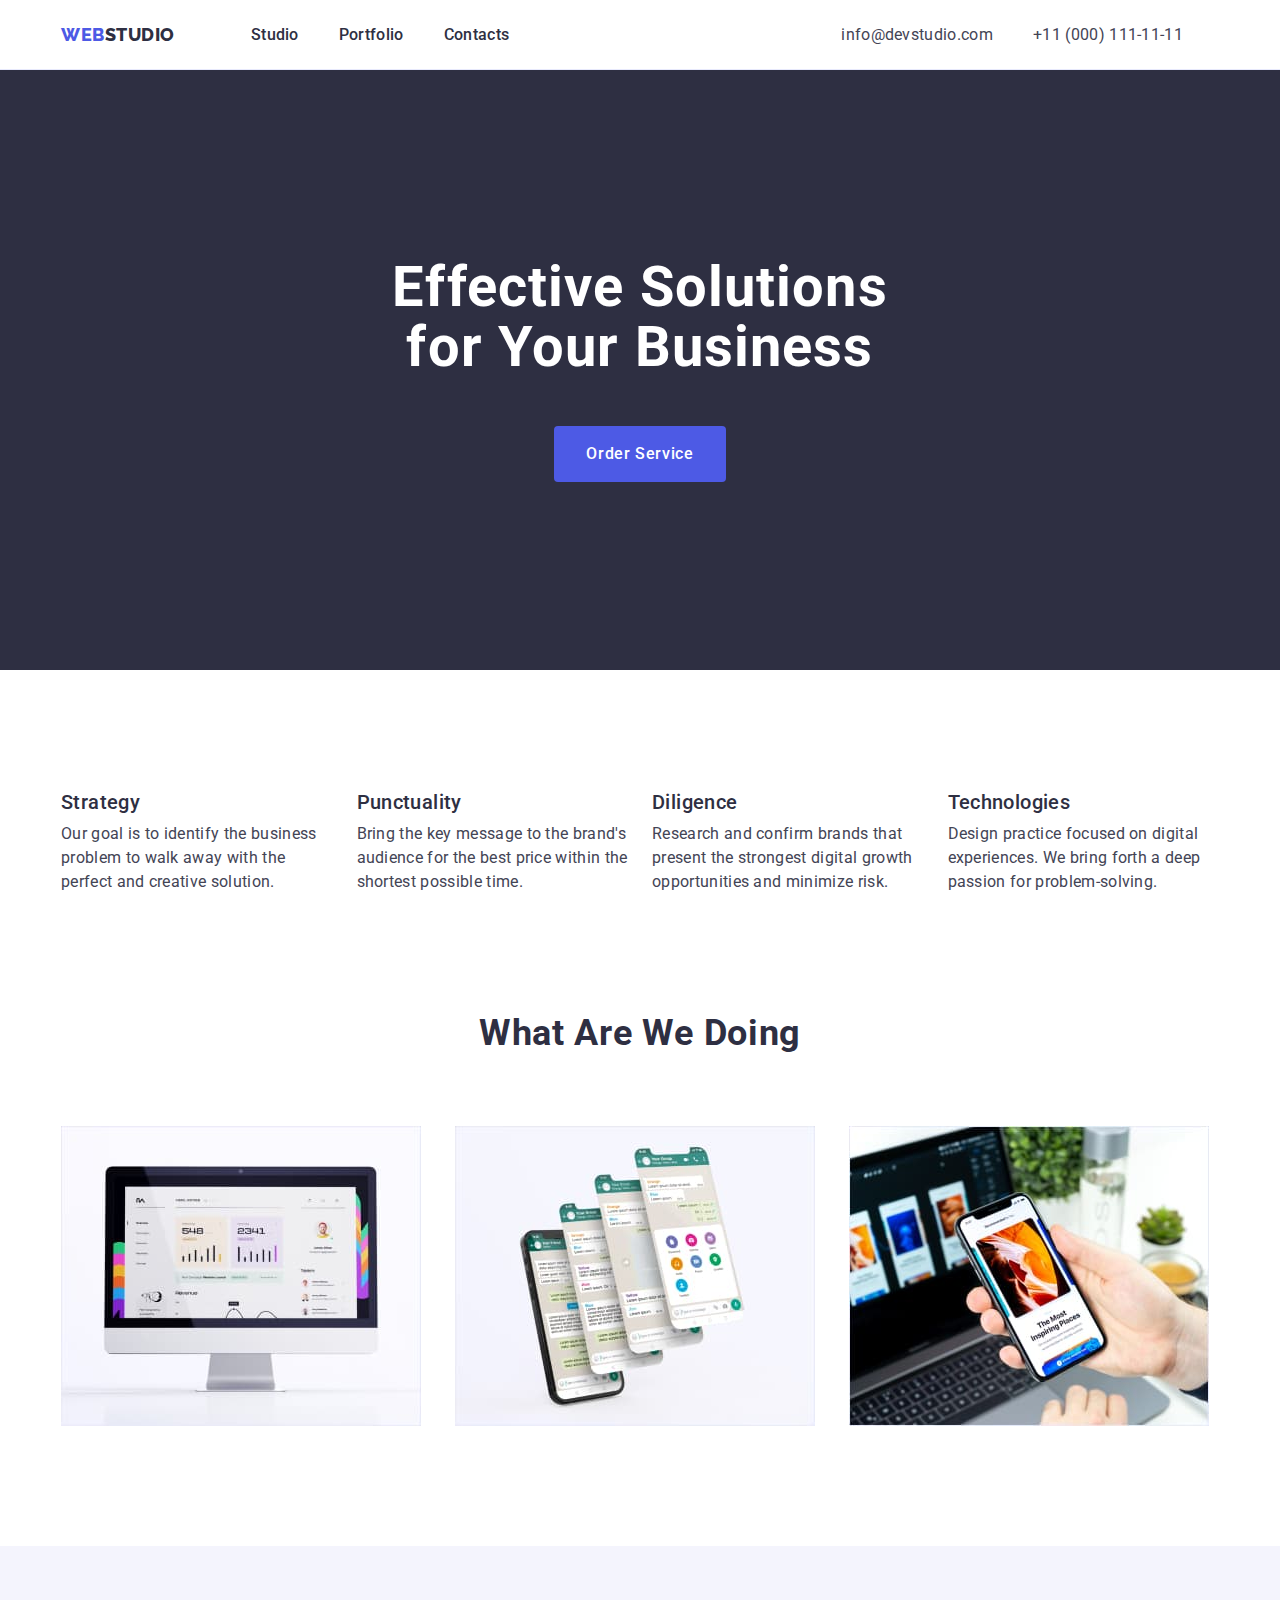
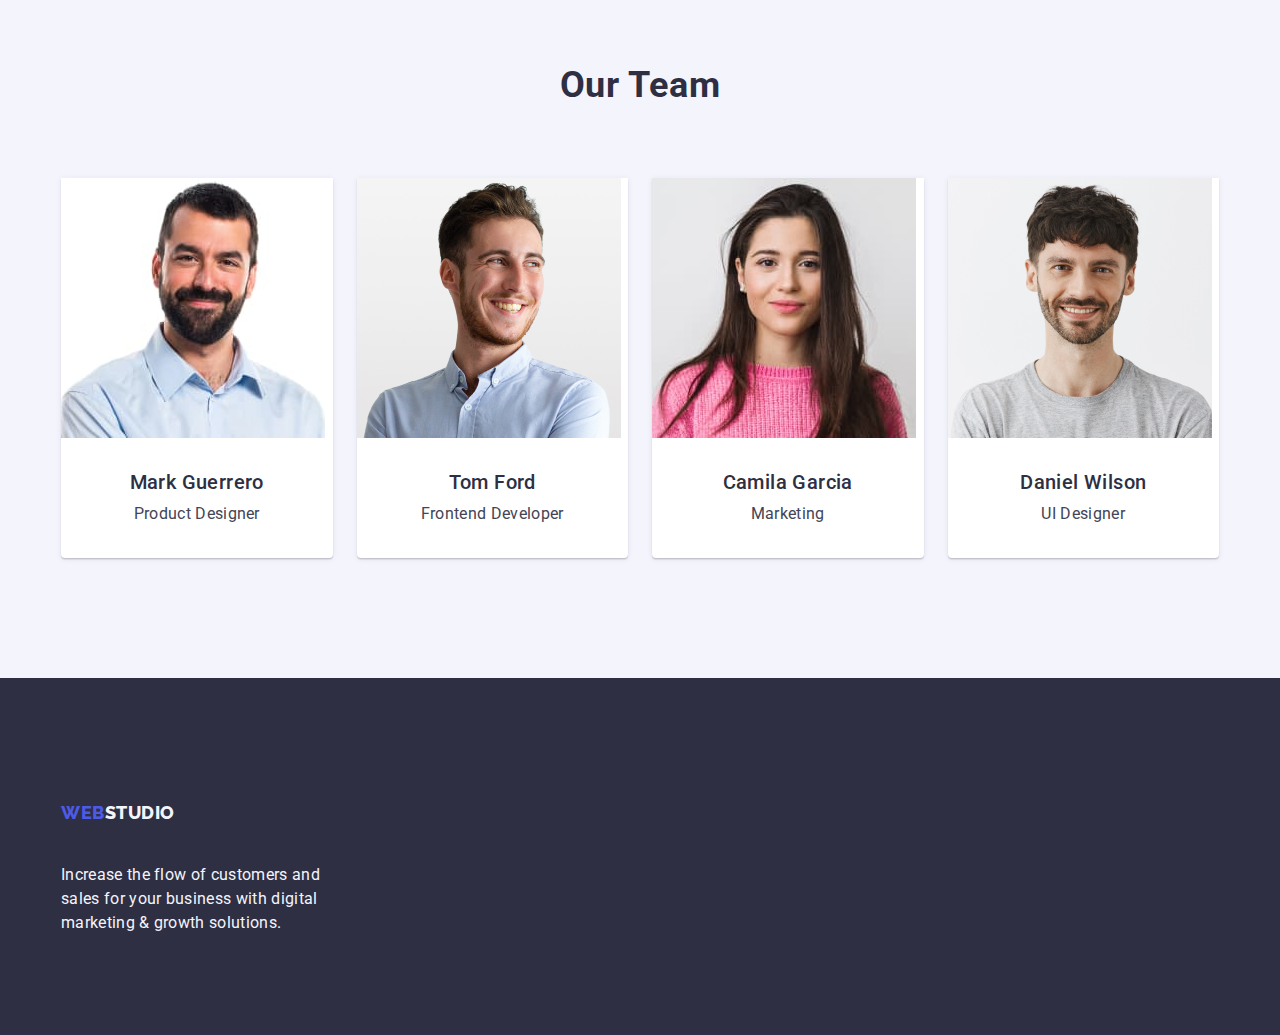
<file: index.html>
<!DOCTYPE html>
<html lang="en">
  <head>
    <meta charset="UTF-8" />
    <meta name="viewport" content="width=device-width, initial-scale=1.0" />
    <title>Document</title>
    <link rel="preconnect" href="https://fonts.googleapis.com" />
    <link rel="preconnect" href="https://fonts.gstatic.com" crossorigin />
    <link
      href="https://fonts.googleapis.com/css2?family=Raleway:wght@900&family=Roboto:wght@400;500;700;900&display=swap"
      rel="stylesheet"
    />
    <link rel="stylesheet" href="https://cdnjs.cloudflare.com/ajax/libs/modern-normalize/2.0.0/modern-normalize.min.css"
    integrity="sha512-4xo8blKMVCiXpTaLzQSLSw3KFOVPWhm/TRtuPVc4WG6kUgjH6J03IBuG7JZPkcWMxJ5huwaBpOpnwYElP/m6wg=="
    crossorigin="anonymous" referrerpolicy="no-referrer" />
    <link rel="stylesheet" href="./css/styles.css" />
  </head>

  <body>
    <header class="header">
      <div class="container list">
        <nav class="list">
          <a class="link logo" href="./index.html"
            >Web<span class="logo-text">Studio</span>
          </a>
          <ul class="header-list list">
            <li class="header-item">
              <a class="link header-link" href="./index.html">Studio</a>
            </li>
            <li class="header-item">
              <a class="link header-link" href="./portfolio.html">Portfolio</a>
            </li>
            <li class="header-item">
              <a class="link header-link" href="">Contacts</a>
            </li>
          </ul>
        </nav>
        <address class="contacts">
          <ul class="contacts-list list">
            <li class="contacts-item">
              <a class="link contacts-link" href="mailto:info@devstudio.com"
                >info@devstudio.com</a
              >
            </li>
            <li class="contacts-item">
              <a class="link contacts-link" href="tel:+110001111111"
                >+11 (000) 111-11-11</a
              >
            </li>
          </ul>
        </address>
      </div>
    </header>
    <main>
      <section class="hero">
        <div class="container hero-container">
          <h1 class="hero-text">Effective Solutions for Your Business</h1>
          <button class="hero-btn" type="button">Order Service</button>
        </div>
      </section>

      <section class="page-info">
        <div class="container">
          <h2 class="page-info-title visually-hidden">test</h2>
          <ul class="page-info-list list">
            <li class="page-info-item">
              <h3 class="page-info-item-title">Strategy</h3>
              <p class="page-info-item-dscr">
                Our goal is to identify the business problem to walk away with
                the perfect and creative solution.
              </p>
            </li>
            <li class="page-info-item">
              <h3 class="page-info-item-title">Punctuality</h3>
              <p class="page-info-item-dscr">
                Bring the key message to the brand's audience for the best price
                within the shortest possible time.
              </p>
            </li>
            <li class="page-info-item">
              <h3 class="page-info-item-title">Diligence</h3>
              <p class="page-info-item-dscr">
                Research and confirm brands that present the strongest digital
                growth opportunities and minimize risk.
              </p>
            </li>
            <li class="page-info-item">
              <h3 class="page-info-item-title">Technologies</h3>
              <p class="page-info-item-dscr">
                Design practice focused on digital experiences. We bring forth a
                deep passion for problem-solving.
              </p>
            </li>
          </ul>
        </div>
      </section>

      <section class="wwd-info">
        <div class="container">
          <h2 class="wwd-info-title">What are we doing</h2>
          <ul class="wwd-info-list list">
            <li class="wwd-info-item">
              <img src="./images/img1.jpg" width="360" alt="Laptop Desktop" />
            </li>
            <li class="wwd-info-item">
              <img src="./images/img2.jpg" width="360" alt="Whatsapp chat" />
            </li>
            <li class="wwd-info-item">
              <img src="./images/img3.jpg" width="360" alt="Iphone in hand" />
            </li>
          </ul>
        </div>
      </section>

      <section class="our-team">
        <div class="container">
          <h2 class="our-team-title">Our Team</h2>
          <ul class="our-team-list list">
            <li class="our-team-item">
              <img src="./images/img4.jpg" width="264" alt="Man" />
              <div class="container-item-team">
                <h3 class="our-team-item-title">Mark Guerrero</h3>
                <p class="our-team-item-dscr">Product Designer</p>
              </div>
            </li>
            <li class="our-team-item">
              <img src="./images/img5.jpg" width="264" alt="Man" />
              <div class="container-item-team">
                <h3 class="our-team-item-title">Tom Ford</h3>
                <p class="our-team-item-dscr">Frontend Developer</p>
              </div>
            </li>
            <li class="our-team-item">
              <img src="./images/img6.jpg" width="264" alt="Woman" />
              <div class="container-item-team">
                <h3 class="our-team-item-title">Camila Garcia</h3>
                <p class="our-team-item-dscr">Marketing</p>
              </div>
            </li>
            <li class="our-team-item">
              <img src="./images/img7.jpg" width="264" alt="Man" />
              <div class="container-item-team">
                <h3 class="our-team-item-title">Daniel Wilson</h3>
                <p class="our-team-item-dscr">UI Designer</p>
              </div>
            </li>
          </ul>
        </div>
      </section>
    </main>

    <footer class="footer">
      <div class="container">
        <a class="link logo footer-logo" href="./index.html"
          >Web<span class="footer-logo-text">Studio</span>
        </a>
        <p class="footer-text">
          Increase the flow of customers and sales for your business with
          digital marketing & growth solutions.
        </p>
      </div>
    </footer>
  </body>
</html>
</file>
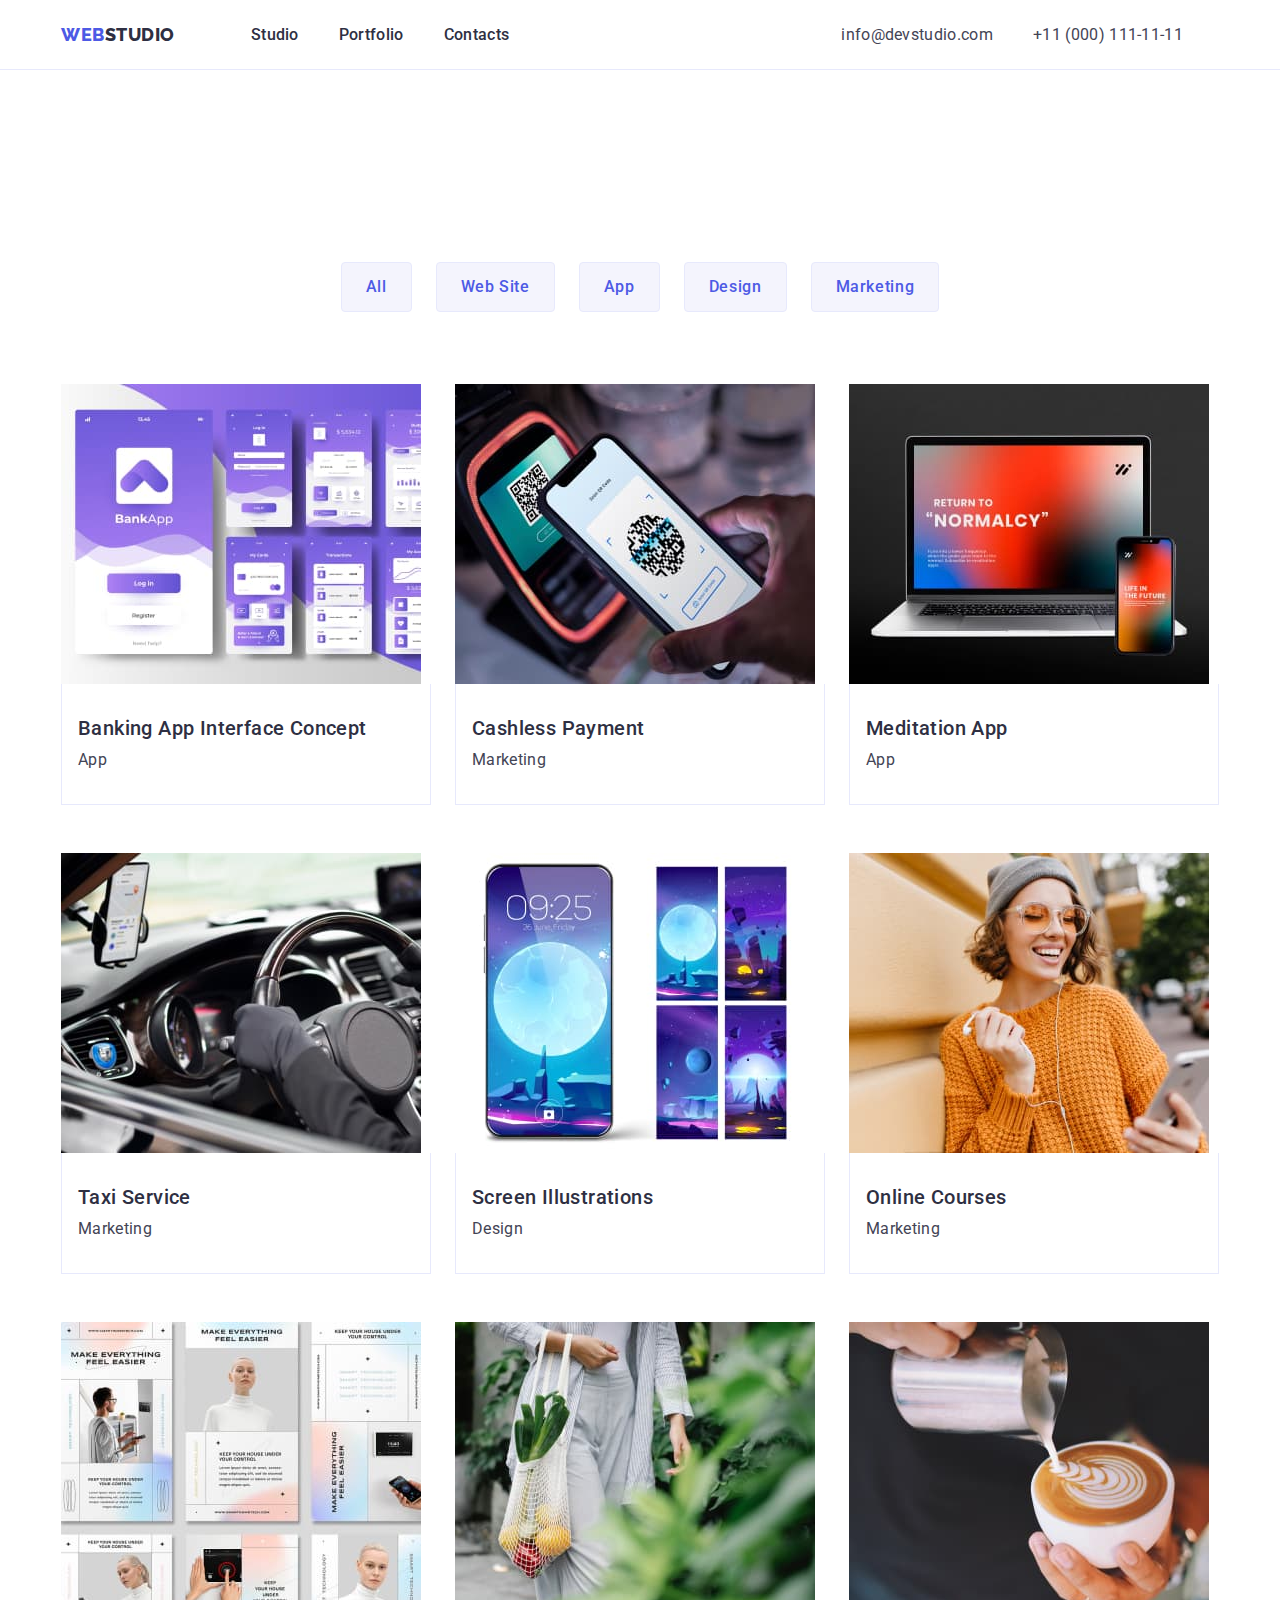
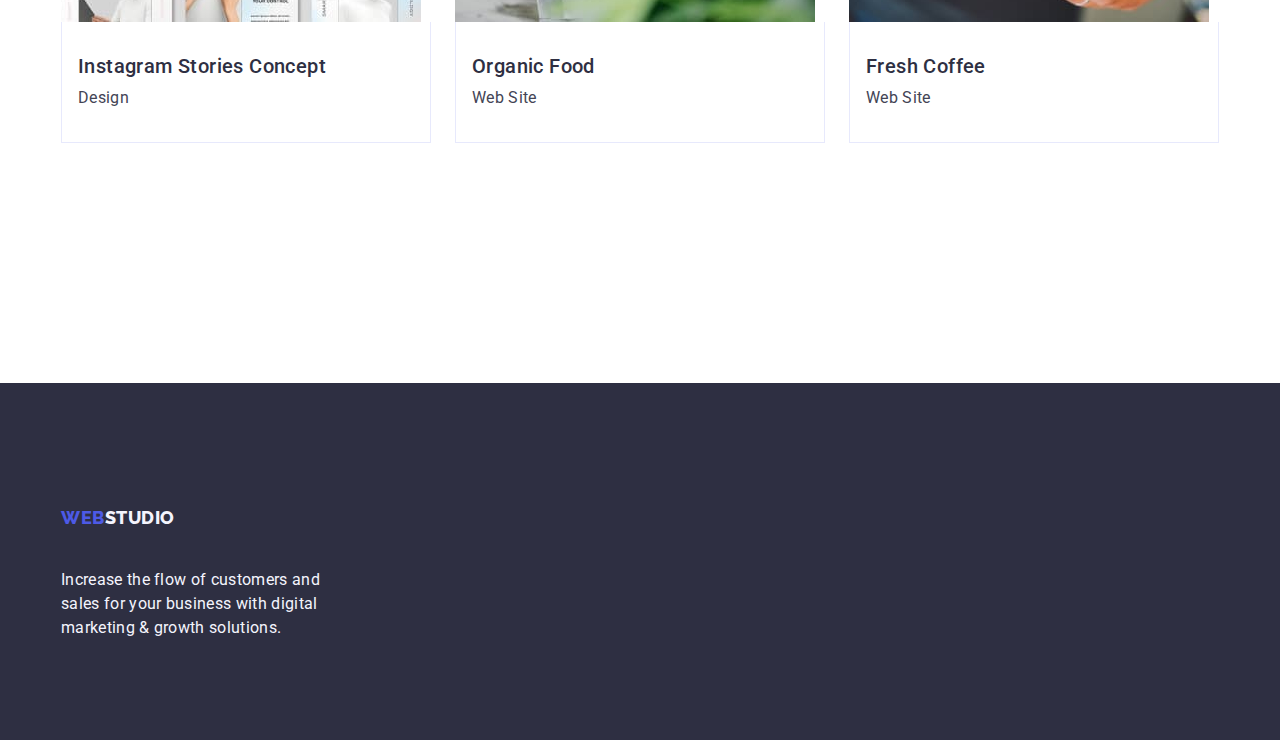
<file: portfolio.html>
<!DOCTYPE html>
<html lang="en">
  <head>
    <meta charset="UTF-8" />
    <meta name="viewport" content="width=device-width, initial-scale=1.0" />
    <title>Document</title>
    <link rel="preconnect" href="https://fonts.googleapis.com" />
    <link rel="preconnect" href="https://fonts.gstatic.com" crossorigin />
    <link
      href="https://fonts.googleapis.com/css2?family=Raleway:wght@900&family=Roboto:wght@400;500;700;900&display=swap"
      rel="stylesheet"
    />
    <link rel="stylesheet" href="https://cdnjs.cloudflare.com/ajax/libs/modern-normalize/2.0.0/modern-normalize.min.css"
    integrity="sha512-4xo8blKMVCiXpTaLzQSLSw3KFOVPWhm/TRtuPVc4WG6kUgjH6J03IBuG7JZPkcWMxJ5huwaBpOpnwYElP/m6wg=="
    crossorigin="anonymous" referrerpolicy="no-referrer" />
    <link rel="stylesheet" href="./css/styles.css" />
  </head>

  <body>
    <header class="header">
      <div class="container list">
        <nav class="list">
          <a class="link logo" href="./index.html"
            >Web<span class="logo-text">Studio</span>
          </a>
          <ul class="header-list list">
            <li class="header-item">
              <a class="link header-link" href="./index.html">Studio</a>
            </li>
            <li class="header-item">
              <a class="link header-link" href="./portfolio.html">Portfolio</a>
            </li>
            <li class="header-item">
              <a class="link header-link" href="">Contacts</a>
            </li>
          </ul>
        </nav>
        <address class="contacts">
          <ul class="contacts-list list">
            <li class="contacts-item">
              <a class="link contacts-link" href="mailto:info@devstudio.com"
                >info@devstudio.com</a
              >
            </li>
            <li class="contacts-item">
              <a class="link contacts-link" href="tel:+110001111111"
                >+11 (000) 111-11-11</a
              >
            </li>
          </ul>
        </address>
      </div>
    </header>
    <main>
      <section class="mainsec">
        <div class="container">
          <h1 class="hide visually-hidden">test</h1>
          <ul class="list filters-list">
            <li><button type="button" class="filters-btn">All</button></li>
            <li><button type="button" class="filters-btn">Web Site</button></li>
            <li><button type="button" class="filters-btn">App</button></li>
            <li><button type="button" class="filters-btn">Design</button></li>
            <li>
              <button type="button" class="filters-btn">Marketing</button>
            </li>
          </ul>

          <ul class="cards-list list">
            <li class="cards-item">
              <a class="cards-link link" href="">
                <img
                  src="./images/portfolio1.jpg"
                  width="360"
                  height="300"
                  alt="App Interface Concept"
                />
                <div class="container-item">
                  <h2 class="cards-title">Banking App Interface Concept</h2>
                  <p class="cards-text">App</p>
                </div>
              </a>
            </li>
            <li class="cards-item">
              <a class="cards-link link" href="">
                <img
                  src="./images/portfolio2.jpg"
                  width="360"
                  height="300"
                  alt="Cashless Payment"
                />
                <div class="container-item">
                  <h2 class="cards-title">Cashless Payment</h2>
                  <p class="cards-text">Marketing</p>
                </div>
              </a>
            </li>
            <li class="cards-item">
              <a class="cards-link link" href="">
                <img
                  src="./images/portfolio3.jpg"
                  width="360"
                  height="300"
                  alt="Meditation App"
                />
                <div class="container-item">
                  <h2 class="cards-title">Meditation App</h2>
                  <p class="cards-text">App</p>
                </div>
              </a>
            </li>
            <li class="cards-item">
              <a class="cards-link link" href="">
                <img
                  src="./images/portfolio4.jpg"
                  width="360"
                  height="300"
                  alt="Taxi Service"
                />
                <div class="container-item">
                  <h2 class="cards-title">Taxi Service</h2>
                  <p class="cards-text">Marketing</p>
                </div>
              </a>
            </li>
            <li class="cards-item">
              <a class="cards-link link" href="">
                <img
                  src="./images/portfolio5.jpg"
                  width="360"
                  height="300"
                  alt="Screen Illustations"
                />
                <div class="container-item">
                  <h2 class="cards-title">Screen Illustrations</h2>
                  <p class="cards-text">Design</p>
                </div>
              </a>
            </li>
            <li class="cards-item">
              <a class="cards-link link" href="">
                <img
                  src="./images/portfolio6.jpg"
                  width="360"
                  height="300"
                  alt="Online Courses"
                />
                <div class="container-item">
                  <h2 class="cards-title">Online Courses</h2>
                  <p class="cards-text">Marketing</p>
                </div>
              </a>
            </li>
            <li class="cards-item">
              <a class="cards-link link" href="">
                <img
                  src="./images/portfolio7.jpg"
                  width="360"
                  height="300"
                  alt="Instagram Stories Concept"
                />
                <div class="container-item">
                  <h2 class="cards-title">Instagram Stories Concept</h2>
                  <p class="cards-text">Design</p>
                </div>
              </a>
            </li>
            <li class="cards-item">
              <a class="cards-link link" href="">
                <img
                  src="./images/portfolio8.jpg"
                  width="360"
                  height="300"
                  alt="Organic Food"
                />
                <div class="container-item">
                  <h2 class="cards-title">Organic Food</h2>
                  <p class="cards-text">Web Site</p>
                </div>
              </a>
            </li>
            <li class="cards-item">
              <a class="cards-link link" href="">
                <img
                  src="./images/portfolio9.jpg"
                  width="360"
                  height="300"
                  alt="Fresh Coffee"
                />
                <div class="container-item">
                  <h2 class="cards-title">Fresh Coffee</h2>
                  <p class="cards-text">Web Site</p>
                </div>
              </a>
            </li>
          </ul>
        </div>
      </section>
    </main>

    <footer class="footer">
      <div class="container">
        <a class="link logo footer-logo" href="./index.html"
          >Web<span class="footer-logo-text">Studio</span>
        </a>
        <p class="footer-text">
          Increase the flow of customers and sales for your business with
          digital marketing & growth solutions.
        </p>
      </div>
    </footer>
  </body>
</html>
</file>
<file: css/styles.css>
* {
  margin: 0;
  padding: 0;
}

img {
  display: block;
}

body {
  font-family: "Roboto", sans-serif;
  font-size: 16px;
  color: #434455;
  background-color: var(--WHITE);
}

:root {
  --iris: #4d5ae5;
  --NAVY-BLUE: #2e2f42;
  --WHITE: #fff;
  --SLATE: #434455;
  --CLOUD: #f4f4fd;
  --hover-link: #404bbf;
  --CORNFLOWER: #e7e9fc;
}

.link {
  text-decoration: none;
  padding: 24px 0;
}

.list {
  list-style: none;
  display: flex;
  align-items: center;

}

/*HEADER*/
.header {
  background-color: white;
  text-align: center;
  
  border-bottom: 1px solid var(--CORNFLOWER);
}


.container {
  width: 100%;
  max-width: 1158px;
  margin: 0 auto;
  padding: 0 15px;
}


.logo {
  color: var(--iris);
  font-family: Raleway;
  font-size: 18px;
  font-style: normal;
  font-weight: 800;
  line-height: 1.17;
  letter-spacing: 0.54px;
  text-transform: uppercase;
  font-family: "Raleway", sans-serif;
  margin-right: 76px;
  padding: 24px 0;

}

.logo-text {
  color: var(--NAVY-BLUE);
}

.header-list {
  gap: 40px;
  margin-right: 332px;
}

.header-link:hover,
.header-link:focus {
  color: var(--hover-link);
}

.header-link {
  color: var(--NAVY-BLUE);
  font-family: Roboto;
  font-size: 16px;
  font-style: normal;
  font-weight: 500;
  line-height: 24px;
  letter-spacing: 0.32px;
}

.contacts {
  font-style: normal;
}

.contacts-link:hover,
.contacts-link:focus {
  color: var(--hover-link);
}

.contacts-link {
  color: var(--SLATE);
  font-family: Roboto;
  font-size: 16px;
  font-style: normal;
  font-weight: 400;
  line-height: 24px;
  letter-spacing: 0.32px;
}

.contacts-list {
  gap: 40px;
}

/*SECTION 1*/

.hero {
  background-color: var(--NAVY-BLUE);
  padding: 188px 0;
}

.hero-container {
  display: flex;
  flex-direction: column;
  align-items: center;
}

.hero-text {
  color: var(--WHITE);
  text-align: center;
  font-family: Roboto;
  font-size: 56px;
  font-style: normal;
  font-weight: 700;
  line-height: 1.07;
  letter-spacing: 1.12px;
  max-width: 496px;
  margin-bottom: 48px;
}

.hero-btn {
  color: var(--WHITE);
  font-family: "Roboto", sans-serif;
  font-size: 16px;
  font-style: normal;
  font-weight: 500;
  line-height: 24px;
  letter-spacing: 0.64px;
  background-color: var(--iris);
  cursor: pointer;
  padding: 16px 32px;
  border-radius: 4px;
  border: none;
  min-width: 169px;
}

.hero-btn:hover,
.hero-btn:focus {
  background-color: var(--hover-link);
}

/*Section 2*/

.page-info-list {
  gap: 24px;
}

.page-info {
  background-color: var(--WHITE);
  padding: 120px 0px;
}

.page-info-title {
  margin-bottom: 8px;
}


.visually-hidden {
  position: absolute;
  width: 1px;
  height: 1px;
  margin: -1px;
  border: 0;
  padding: 0;
  white-space: nowrap;
  clip-path: inset(100%);
  clip: rect(0 0 0 0);
  overflow: hidden;
}




.page-info-item {
  width: calc((100% - 72px) / 4);
}

.page-info-item-title {
  color: var(--NAVY-BLUE);
  font-family: Roboto;
  font-size: 20px;
  font-style: normal;
  font-weight: 500;
  line-height: 24px;
  letter-spacing: 0.4px;
  margin-bottom: 8px;
}

.page-info-item-dscr {
  color: var(--SLATE);
  font-family: Roboto;
  font-size: 16px;
  font-style: normal;
  font-weight: 400;
  line-height: 24px;
  letter-spacing: 0.32px;
}

/*Section 3*/

.wwd-info {
  background-color: var(--WHITE);
  padding-bottom: 120px;
}

.wwd-info-title {
  color: var(--NAVY-BLUE);
  text-align: center;
  font-family: Roboto;
  font-size: 36px;
  font-style: normal;
  font-weight: 700;
  line-height: 1.11;
  letter-spacing: 0.72px;
  text-transform: capitalize;
  margin-bottom: 72px;
}

.wwd-info-list {
  background-color: var(--WHITE);
  gap: 24px;
}

.wwd-info-item{
  width: calc((100% - 48px) / 3);
}
/*Section 4*/

.our-team {
  background-color: var(--CLOUD);
  padding: 120px 0;
}

.our-team-title {
  color: var(--NAVY-BLUE);
  text-align: center;
  font-family: Roboto;
  font-size: 36px;
  font-style: normal;
  font-weight: 700;
  line-height: 1.11;
  letter-spacing: 0.02em;
  text-transform: capitalize;
  margin-bottom: 72px;
  
}

.our-team-list {
  gap: 24px;
}


.our-team-item {
  background-color: var(--WHITE);
  width: calc((100% - 24px * 3) / 4);
  border-radius: 0px 0px 4px 4px;
  box-shadow: 0px 2px 1px 0px rgba(46, 47, 66, 0.08),
    0px 1px 1px 0px rgba(46, 47, 66, 0.16),
    0px 1px 6px 0px rgba(46, 47, 66, 0.08);
}

.our-team-item-title {
  color: var(--NAVY-BLUE);
  text-align: center;
  font-family: Roboto;
  font-size: 20px;
  font-style: normal;
  font-weight: 500;
  line-height: 24px;
  letter-spacing: 0.4px;
  margin-bottom: 8px;
}

.our-team-item-dscr {
  color: var(--SLATE, #434455);
  text-align: center;
  font-family: Roboto;
  font-size: 16px;
  font-style: normal;
  font-weight: 400;
  line-height: 24px;
  letter-spacing: 0.32px;
}

/*FOOTER*/

.footer {
  background-color: var(--NAVY-BLUE);
  padding: 100px 0;
}

.footer-logo {
  margin-bottom: 16px;
  display: inline-block;
}

.footer-logo-text {
  color: var(--CLOUD);
}

.footer-text {
  color: var(--CLOUD, #f4f4fd);
  font-family: Roboto;
  font-size: 16px;
  font-style: normal;
  font-weight: 400;
  line-height: 24px;
  letter-spacing: 0.32px;
  width: 264px;
}

/*MAIN PORTFOLIO*/
.filters-btn {
  font-family: "Roboto", sans-serif;
  font-weight: 500;
  font-size: 16px;
  line-height: 1.5;
  letter-spacing: 0.04em;
  color: var(--iris);
  background-color: var(--CLOUD);
  cursor: pointer;
  padding: 12px 24px;
  border-radius: 4px;
  border: 1px solid var(--CORNFLOWER, #e7e9fc);
  background: var(--CLOUD, #f4f4fd);
  align-items: center;
  margin-top: 96px;
}

.filters-btn:hover,
.filters-btn:focus {
  color: var(--WHITE);
  background-color: var(--hover-link);
  border: 1px solid transparent;
}

.filters-list {
  border-radius: 4px;
  background: var(--OCEAN);
  align-items: center;
  justify-content: center;

  gap: 24px;
  margin-bottom: 72px;
}

/*MAIN CARDS*/

.cards-title {
  font-weight: 500;
  font-size: 20px;
  line-height: 1.2;
  letter-spacing: 0.02em;
  color: var(--NAVY-BLUE);
  margin-bottom: 8px;
}

.cards-text {
  line-height: 1.5;
  letter-spacing: 0.02em;
  color: var(--SLATE);
}

.cards-list {
  gap: 48px 24px;
  flex-wrap: wrap;
  margin-bottom: 120px;
}

.cards-item {
  width: calc((100% - 24px * 2) / 3);
}

.container-item {
  padding: 32px 16px;
  border: 1px solid var(--CORNFLOWER);
  border-top: none;
}


.container-item-team{
  padding: 32px 0;
}
/*PORTFOLIO SECTION*/


.mainsec{
  padding-top: 96px; padding-bottom: 120px; 

}
</file>
